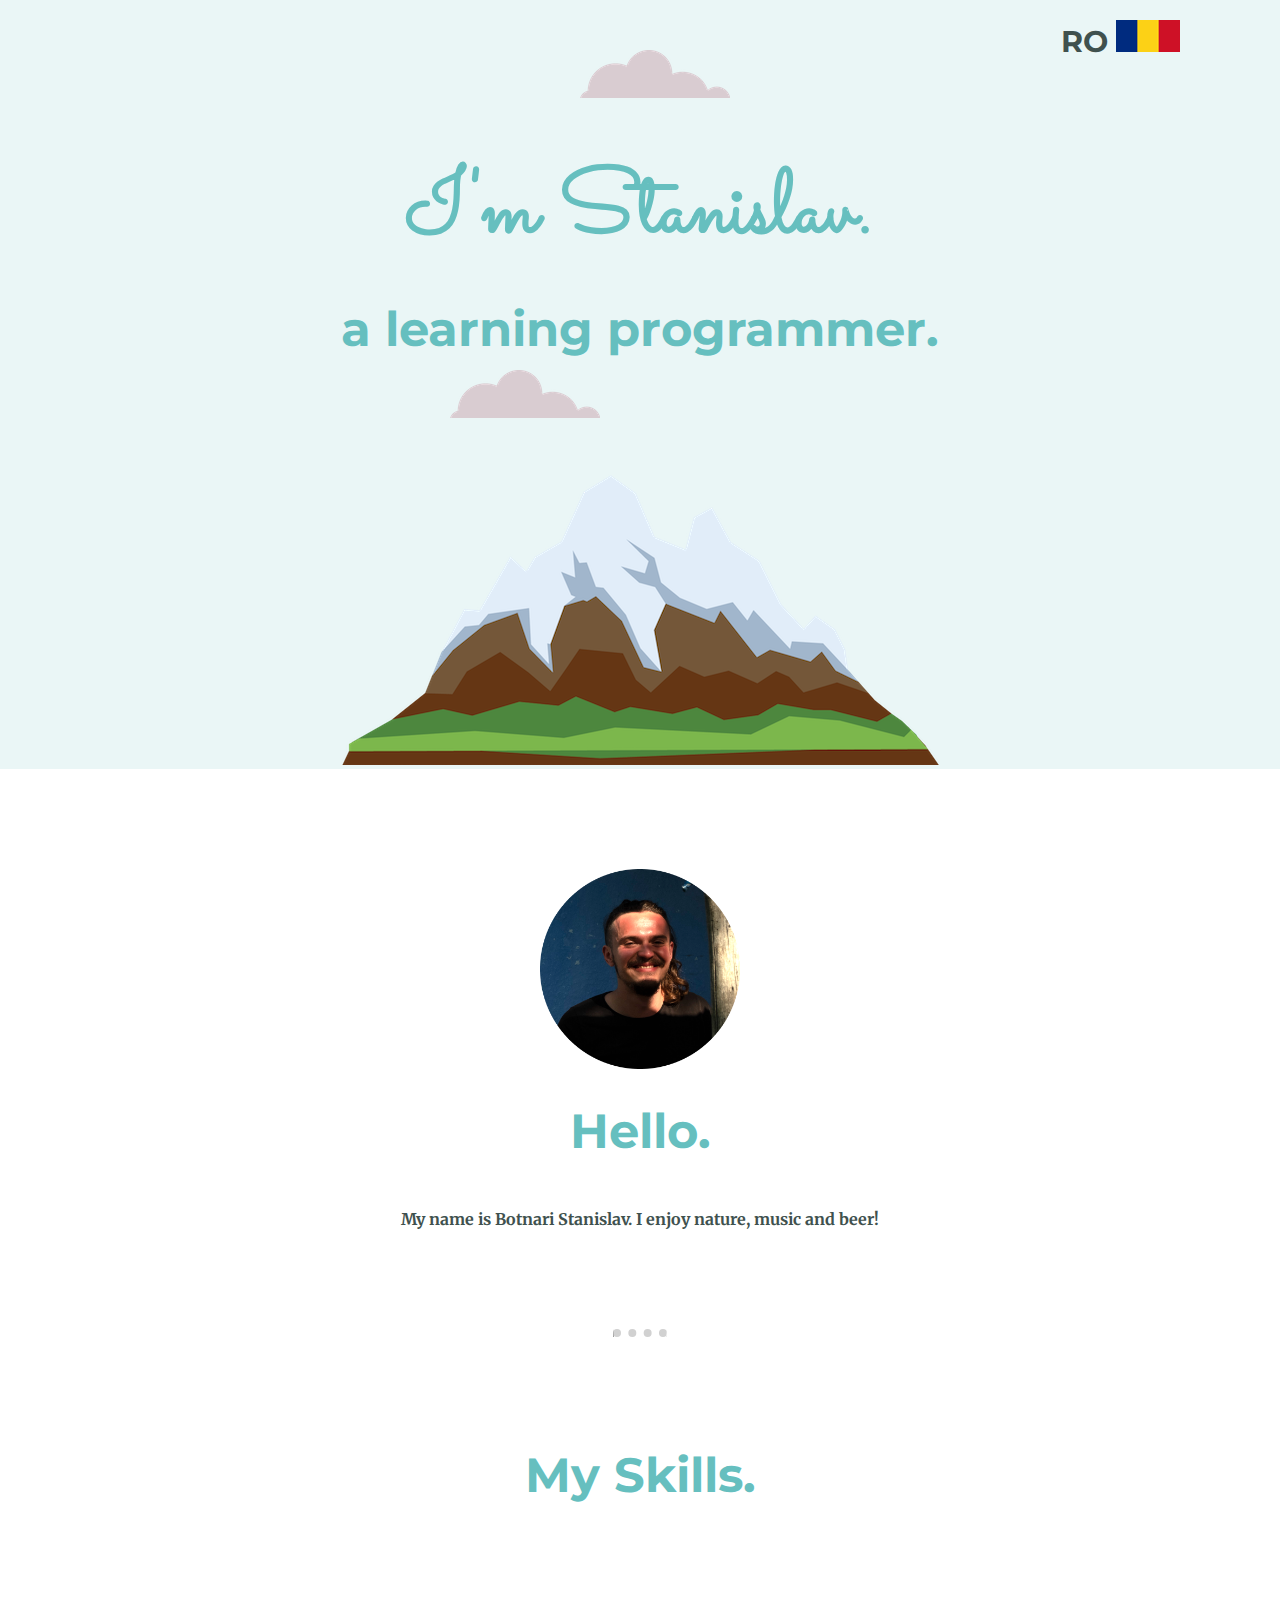
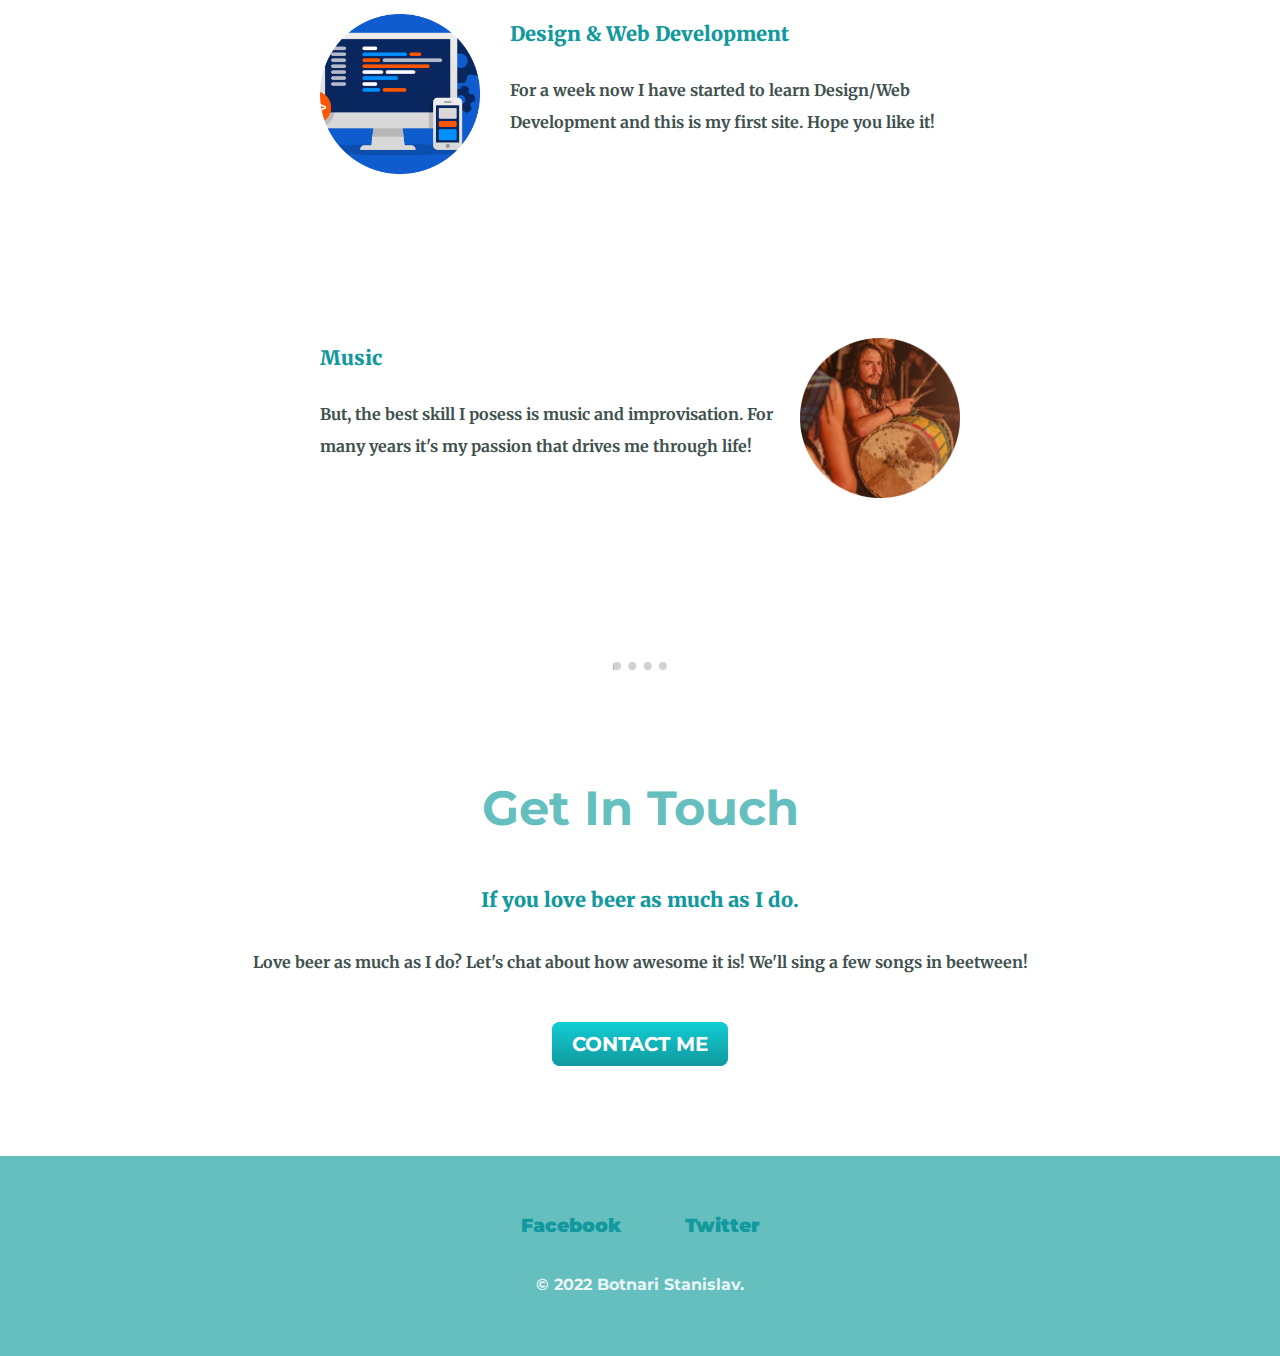
<file: index.html>
<!DOCTYPE html>
<html lang="en" dir="ltr">

<head>
  <meta charset="utf-8">
  <title>Botnari Stanislav</title>
  <link rel="stylesheet" href="css/styles.css">
  <link rel="icon" href="icons/favicon.ico">
  <link rel="preconnect" href="https://fonts.googleapis.com">
  <link rel="preconnect" href="https://fonts.gstatic.com" crossorigin>
  <link href="https://fonts.googleapis.com/css2?family=Merriweather&family=Montserrat:wght@500&family=Sacramento&display=swap" rel="stylesheet">



</head>

<body>

  <div class="top-container">
    <a class="flag-romania" href="romanian.html">RO
      <img class="romania-icon" src="icons/romania-flag.png" alt="romanian-flag" height= 32px width= 64px></a>
    <img class="top-cloud" src="images/cloud.png" alt="cloud-img">
    <h1>I'm Stanislav.</h1>
    <h2 class="start-text">a learning programmer.</h2>
    <img class="bottom-cloud" src="images/cloud.png" alt="cloud-img">
    <img class="mountain" src="images/mountain.png" alt="mountain-img">
  </div>



  <div class="middle-container">
    <div class="profile">
      <img class="hello-photo" src="images/profilepic_rounded.png" alt="profilepic" height=200px width=200px>
      <h2>Hello.</h2>
      <p>My name is Botnari Stanislav. I enjoy nature, music and beer!</p>
    </div>
    <hr>

    <div class="skills">
      <h2>My Skills.</h2>
      <div class="skill-row">
        <img class="skills-pic1" src="images/skills-pic.png" alt="skills-pic" height=400px width=400px>
        <h3>Design & Web Development</h3>
        <p>For a week now I have started to learn Design/Web Development and this is my first site. Hope you like it!</p>
      </div>
      <div class="skill-row">
        <img class="skills-pic2" src="images/skill-row.png" alt="skill-row" height=400px width=400px>
        <h3>Music</h3>
        <p>But, the best skill I posess is music and improvisation. For many years it's my passion that drives me through life!</p>
      </div>
    </div>
    <hr>
    <div class="contact-me">
      <h2>Get In Touch</h2>
      <h3>If you love beer as much as I do.</h3>
      <p class="last-paragraph">Love beer as much as I do? Let's chat about how awesome it is! We'll sing a few songs in beetween!</p>
      <a class="btn" href="mailto:muladhadrasahasrara@gmail.com">CONTACT ME</a>
    </div>
  </div>



  <div class="bottom-container">
    <a class="footer-link" href="https://www.facebook.com/muladhadra.sahasrara.3">Facebook</a>
    <a class="footer-link" href="https://twitter.com/austin_powers__">Twitter</a>
    <p class="name-endpage">© 2022 Botnari Stanislav.</p>
  </div>



</body>

</html>
</file>
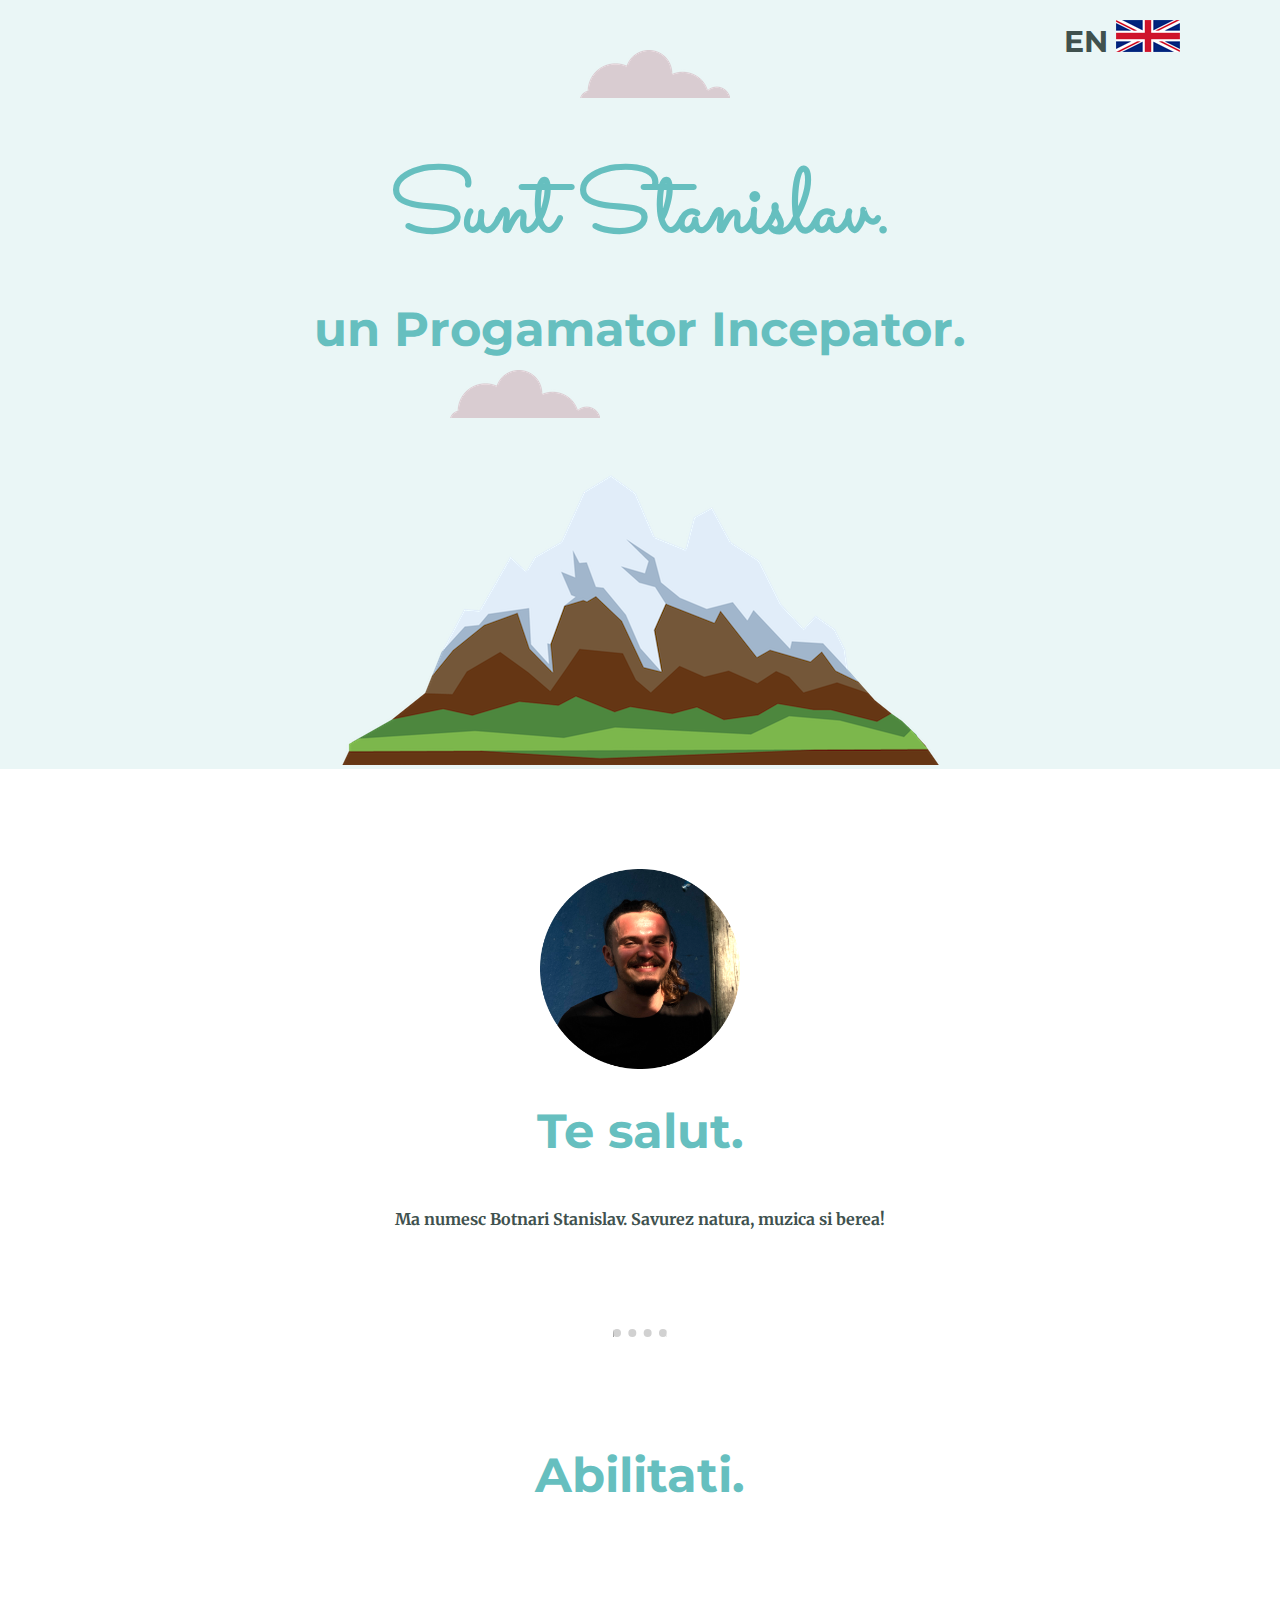
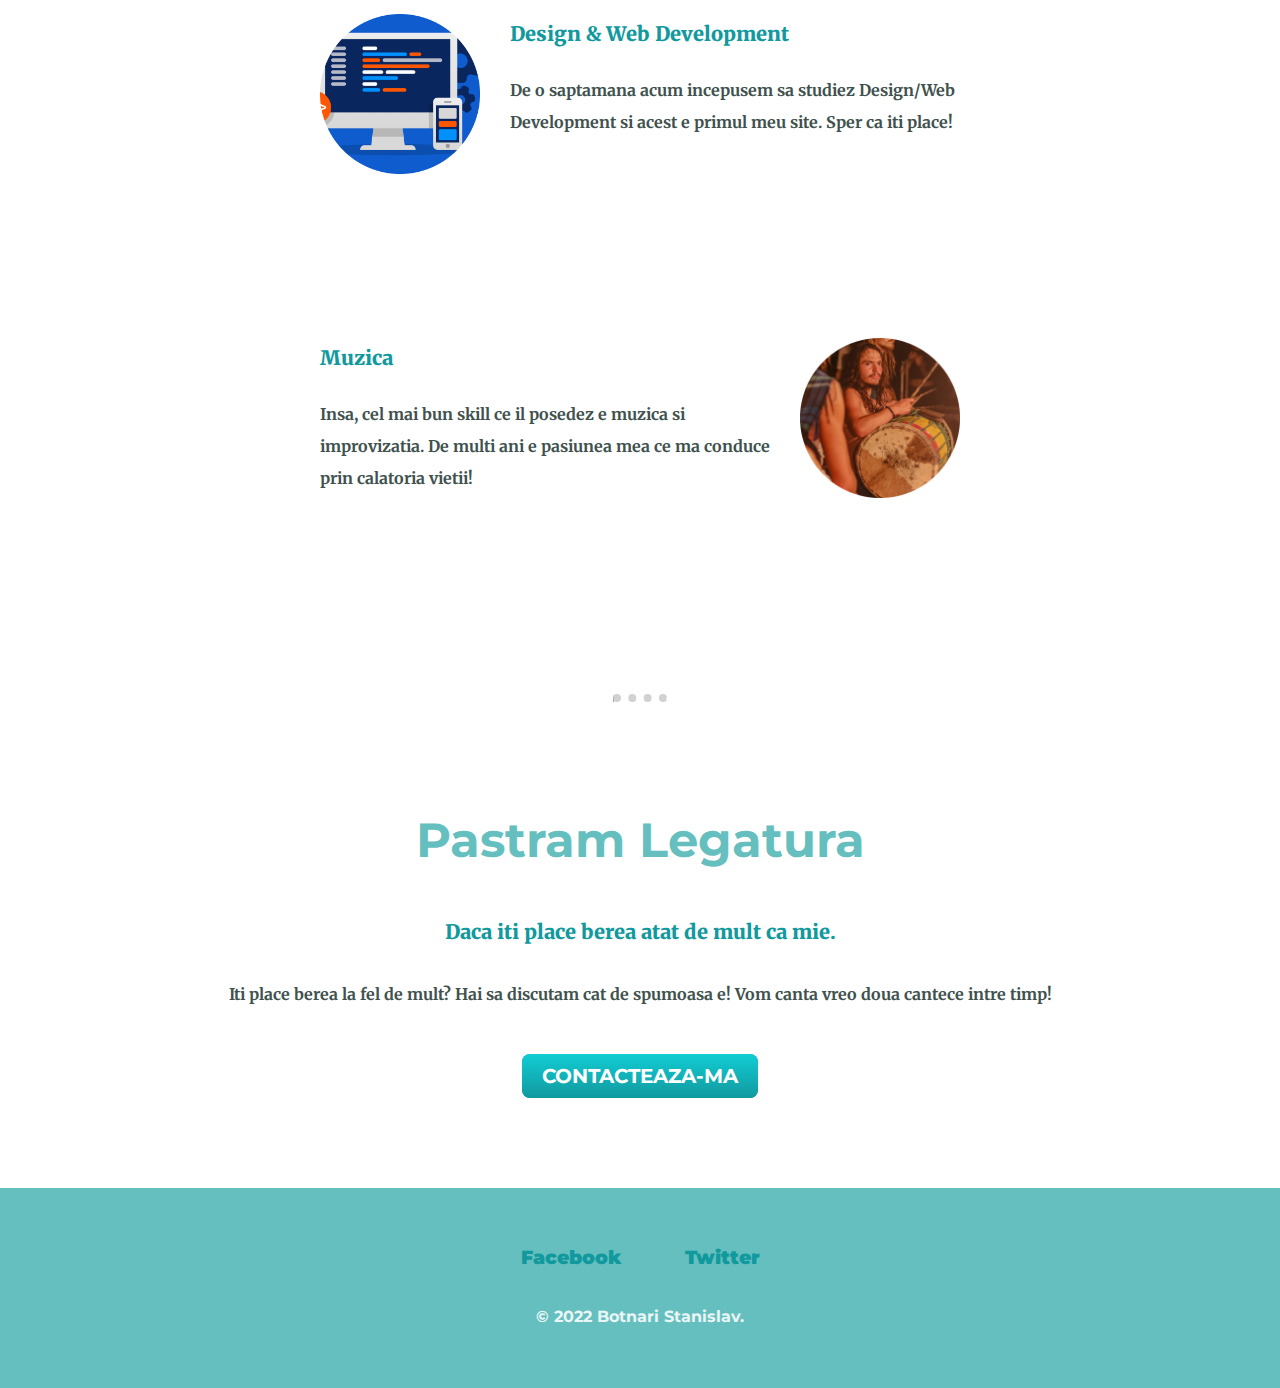
<file: romanian.html>
<!DOCTYPE html>
<html lang="en" dir="ltr">

<head>
  <meta charset="utf-8">
  <title>Botnari Stanislav</title>
  <link rel="stylesheet" href="css/styles.css">
  <link rel="icon" href="icons/favicon.ico">
  <link rel="preconnect" href="https://fonts.googleapis.com">
  <link rel="preconnect" href="https://fonts.gstatic.com" crossorigin>
  <link href="https://fonts.googleapis.com/css2?family=Merriweather&family=Montserrat:wght@500&family=Sacramento&display=swap" rel="stylesheet">



</head>

<body>

  <div class="top-container">
    <a class="flag-england" href="index.html">EN
      <img class="enlish-icon" src="icons/england-flag.png" alt="england-flag"></a>
    <img class="top-cloud" src="images/cloud.png" alt="cloud-img">
    <h1>Sunt Stanislav.</h1>
    <h2 class="start-text">un Progamator Incepator.</h2>
    <img class="bottom-cloud" src="images/cloud.png" alt="cloud-img">
    <img class="mountain" src="images/mountain.png" alt="mountain-img">
  </div>



  <div class="middle-container">
    <div class="profile">
      <img class="hello-photo" src="images/profilepic_rounded.png" alt="profilepic" height=200px width=200px>
      <h2>Te salut.</h2>
      <p>Ma numesc Botnari Stanislav. Savurez natura, muzica si berea!</p>
    </div>
    <hr>

    <div class="skills">
      <h2>Abilitati.</h2>
      <div class="skill-row">
        <img class="skills-pic1" src="images/skills-pic.png" alt="skills-pic" height=400px width=400px>
        <h3>Design & Web Development</h3>
        <p>De o saptamana acum incepusem sa studiez Design/Web Development si acest e primul meu site. Sper ca iti place!</p>
      </div>
      <div class="skill-row">
        <img class="skills-pic2" src="images/skill-row.png" alt="skill-row" height=400px width=400px>
        <h3>Muzica</h3>
        <p>Insa, cel mai bun skill ce il posedez e muzica si improvizatia. De multi ani e pasiunea mea ce ma conduce prin calatoria vietii!</p>
      </div>
    </div>
    <hr>
    <div class="contact-me">
      <h2>Pastram Legatura</h2>
      <h3>Daca iti place berea atat de mult ca mie.</h3>
      <p class="last-paragraph">Iti place berea la fel de mult? Hai sa discutam cat de spumoasa e! Vom canta vreo doua cantece intre timp!</p>
      <a class="btn" href="mailto:muladhadrasahasrara@gmail.com">CONTACTEAZA-MA</a>
    </div>
  </div>



  <div class="bottom-container">
    <a class="footer-link" href="https://www.facebook.com/muladhadra.sahasrara.3">Facebook</a>
    <a class="footer-link" href="https://twitter.com/austin_powers__">Twitter</a>
    <p class="name-endpage">© 2022 Botnari Stanislav.</p>
  </div>



</body>

</html>
</file>
<file: css/styles.css>
body {
  margin: 0;
  text-align: center;
  color: #40514E;
  font-family: 'Merriweather', serif;
  font-weight: bold;
}

h1 {
  color: #66BFBF;
  margin-bottom: 0;
  margin: 50px auto 15px auto;
  font-size: 5.625rem;
  font-family: 'Sacramento', cursive;
  line-height: 1.4;
}

h2 {
  color: #66BFBF;
  font-family: 'Montserrat', sans-serif;
  font-size: 3.00rem;
  margin-top: 0;
  line-height: 1.6;
  font-weight:bold;
}

h3 {
  color: #11999E;
  font-family: 'Merriweather', serif;
  font-weight: 900;
  font-size: 1.250rem;
}

hr{
  width: 4%;
  border-top: 8px dotted #D1D1D1;
  border-bottom: none;
  margin: 100px auto 100px auto;

}

a:hover{
background-color: #EAF6F6;
}



.top-container {
  background-color: #EAF6F6;
  position: relative;
  padding-top: 100px;
}

.middle-container {

}


.flag-england{
  position: absolute;
  top: 0px;
  right: 100px;
  margin: 20px auto 20px auto;
  text-decoration: none;
  font-size: 30px;
  font-family: 'Montserrat', sans-serif;
  color: #40514E;
}

.flag-england:hover{
  background-color: #66BFBF;
}

.flag-romania{
  position: absolute;
  top: 0px;
  right: 100px;
  margin: 20px auto 20px auto;
  text-decoration: none;
  font-size: 30px;
  font-family: 'Montserrat', sans-serif;
  color: #40514E;
}

.flag-romania:hover{
  background-color: #66BFBF;
}


.hello-photo {
  margin: 100px auto 20px auto;
}


.bottom-container {

  background-color: #66BFBF;
  height: 200px;

}
.footer-link{
  color: #11999E;
  font-size: 1.20rem;
  font-family: 'Montserrat', sans-serif;
  font-weight: 900;
  display: inline-block;
  line-height: 1.0;
  text-decoration: none;
  margin: 60px 30px 15px 30px;
}

.contact-me{
  margin: 0 auto 100px auto;
}

.top-cloud {
  position: absolute;
  top: 50px;
  right: 550px;
}

.bottom-cloud {
  position: absolute;
  top: 370px;
  left: 450px;
}

.mountain {
  position: relative;
}

.skill-row{
  width: 50%;
  line-height: 2.0;
  margin: 100px auto 200px auto;
  text-align: left;
}

.skills-pic1{
  float: left;
  width: 25%;
  height: 25%;
  margin-right: 30px;
}

.skills-pic2{
  float: right;
  width: 25%;
  height: 25%;
  margin-left: 11px;
}

.last-paragraph{
  margin: 40px auto 60px auto;
}

.name-endpage{
  margin-top: 25px;
  color: #EAF6F6;
  font-family: 'Montserrat', sans-serif;
}










.btn {
  background: #3498db;
  background-image: -webkit-linear-gradient(top, #11cdd4, #11999e);
  background-image: -moz-linear-gradient(top, #11cdd4, #11999e);
  background-image: -ms-linear-gradient(top, #11cdd4, #11999e);
  background-image: -o-linear-gradient(top, #11cdd4, #11999e);
  background-image: linear-gradient(to bottom, #11cdd4, #11999e);
  -webkit-border-radius: 28;
  -moz-border-radius: 28;
  border-radius: 8px;
  font-family: 'Montserrat', sans-serif;
  color: #ffffff;
  font-size: 20px;
  padding: 10px 20px 10px 20px;
  text-decoration: none;
}

.btn:hover {
  background: #30e3cb;
  background-image: -webkit-linear-gradient(top, #30e3cb, #2bc4ad);
  background-image: -moz-linear-gradient(top, #30e3cb, #2bc4ad);
  background-image: -ms-linear-gradient(top, #30e3cb, #2bc4ad);
  background-image: -o-linear-gradient(top, #30e3cb, #2bc4ad);
  background-image: linear-gradient(to bottom, #30e3cb, #2bc4ad);
  text-decoration: none;
}
</file>
